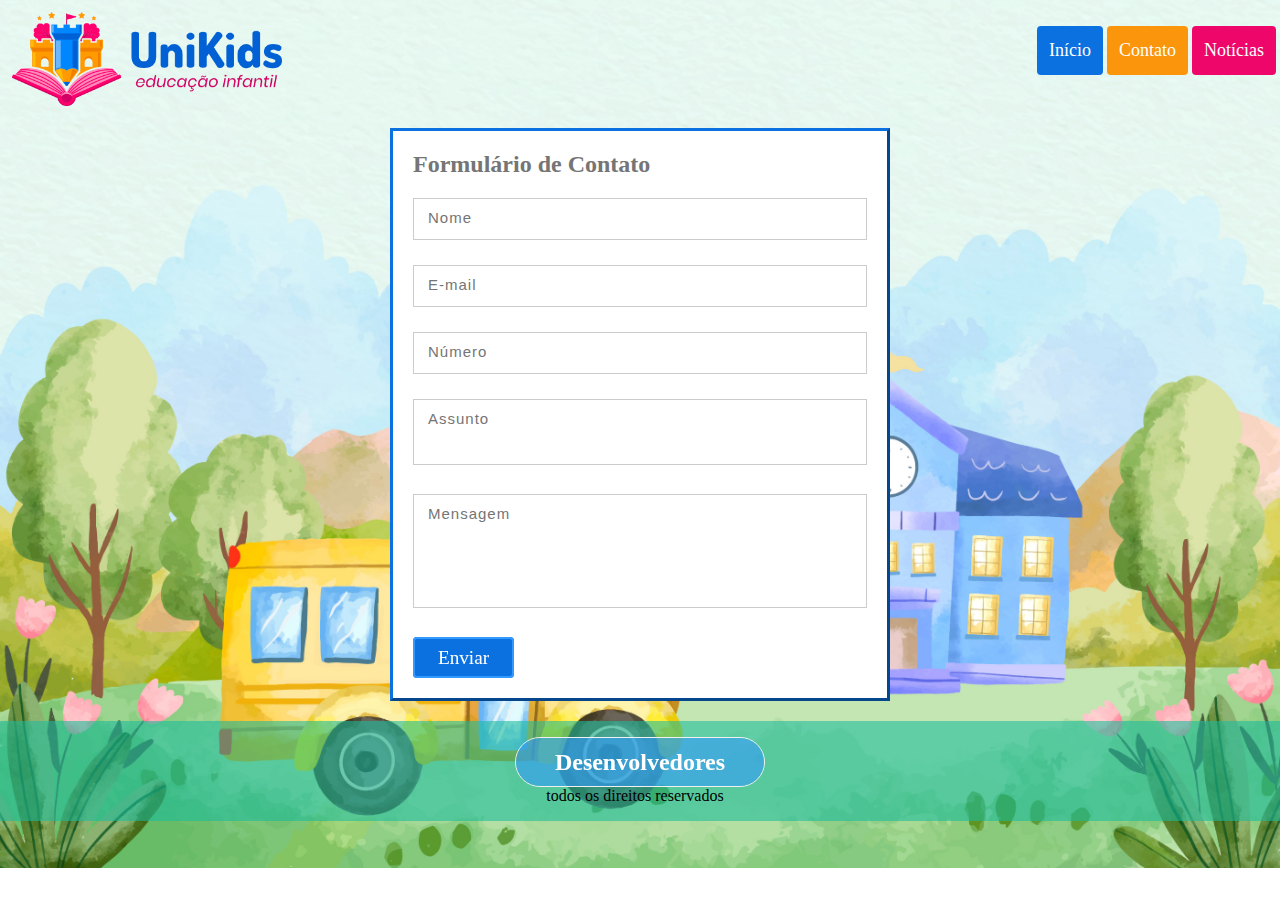
<file: form.html>
<!DOCTYPE html>
<html lang="pt-br">
<head>
    <meta charset="UTF-8">
    <meta name="viewport" content="width=device-width, initial-scale=1.0">
    <title>Contato</title>
    <link rel="stylesheet" href="./style.css">
</head>
<body>
    <!--nav-->
    <div class="header">
        <a href="#default" class="logo"><img src="../teste/img/UniKids 02.png" alt="LN" class="logoNav"></a>
        <div class="header-right">
          <a class="active" href="index.html">Início</a>
          <a class= "contact" href="form.html">Contato</a>
          <a class= "about" href="news.html">Notícias</a>
        </div>
    <!--form-->
    <form class="formulario" method="post" action="enviaDados.php">
        
        <h2 class="titulo">Formulário de Contato</h2>

        <label class="label">
            
            <input type="text" class="input-bordas" placeholder="Nome" required="">
            <span class="focus-border"> <i></i> </span>
        
        </label>

        <label class="label">
            
            <input type="email" class="input-bordas" placeholder="E-mail" required="">
            <span class="focus-border"> <i></i> </span>
        
        </label>

      <label class="label">
            
            <input type="number" class="input-bordas" placeholder="Número" required="">
            <span class="focus-border"> <i></i> </span>
        
        </label>

        <label class="label">
            
            <textarea style="resize: none" type="text" class="input-bordas" placeholder="Assunto" required=""></textarea>
            <span class="focus-border"> <i></i> </span>
        
        </label>

        <label class="label">
            
            <textarea type="text" class="input-bordas textarea" rows="4" placeholder="Mensagem" required=""></textarea>
            <span class="focus-border"> <i></i> </span>
        
        </label>

        <button class="button-form borda-inversa"> Enviar</button>
    </form>
    <footer>
        <div class="Conteiner-footer">
          <p class="Footer-text">todos os direitos reservados</p>
    
          <div class="dev-card">
            <div class="dev-card-inner">
              <div class="dev-card-front">
                <h2>Desenvolvedores</h2 >
              </div>
              <div class="dev-card-back">
                
                <p style="margin: 3px 13px;">Kauã Henrique </p>
                <p style="margin: 3px 13px;">Luiz Felipe </p>
              </div>
            </div>
          </div>
          </div>
      </footer>
</body>
</html>
</file>
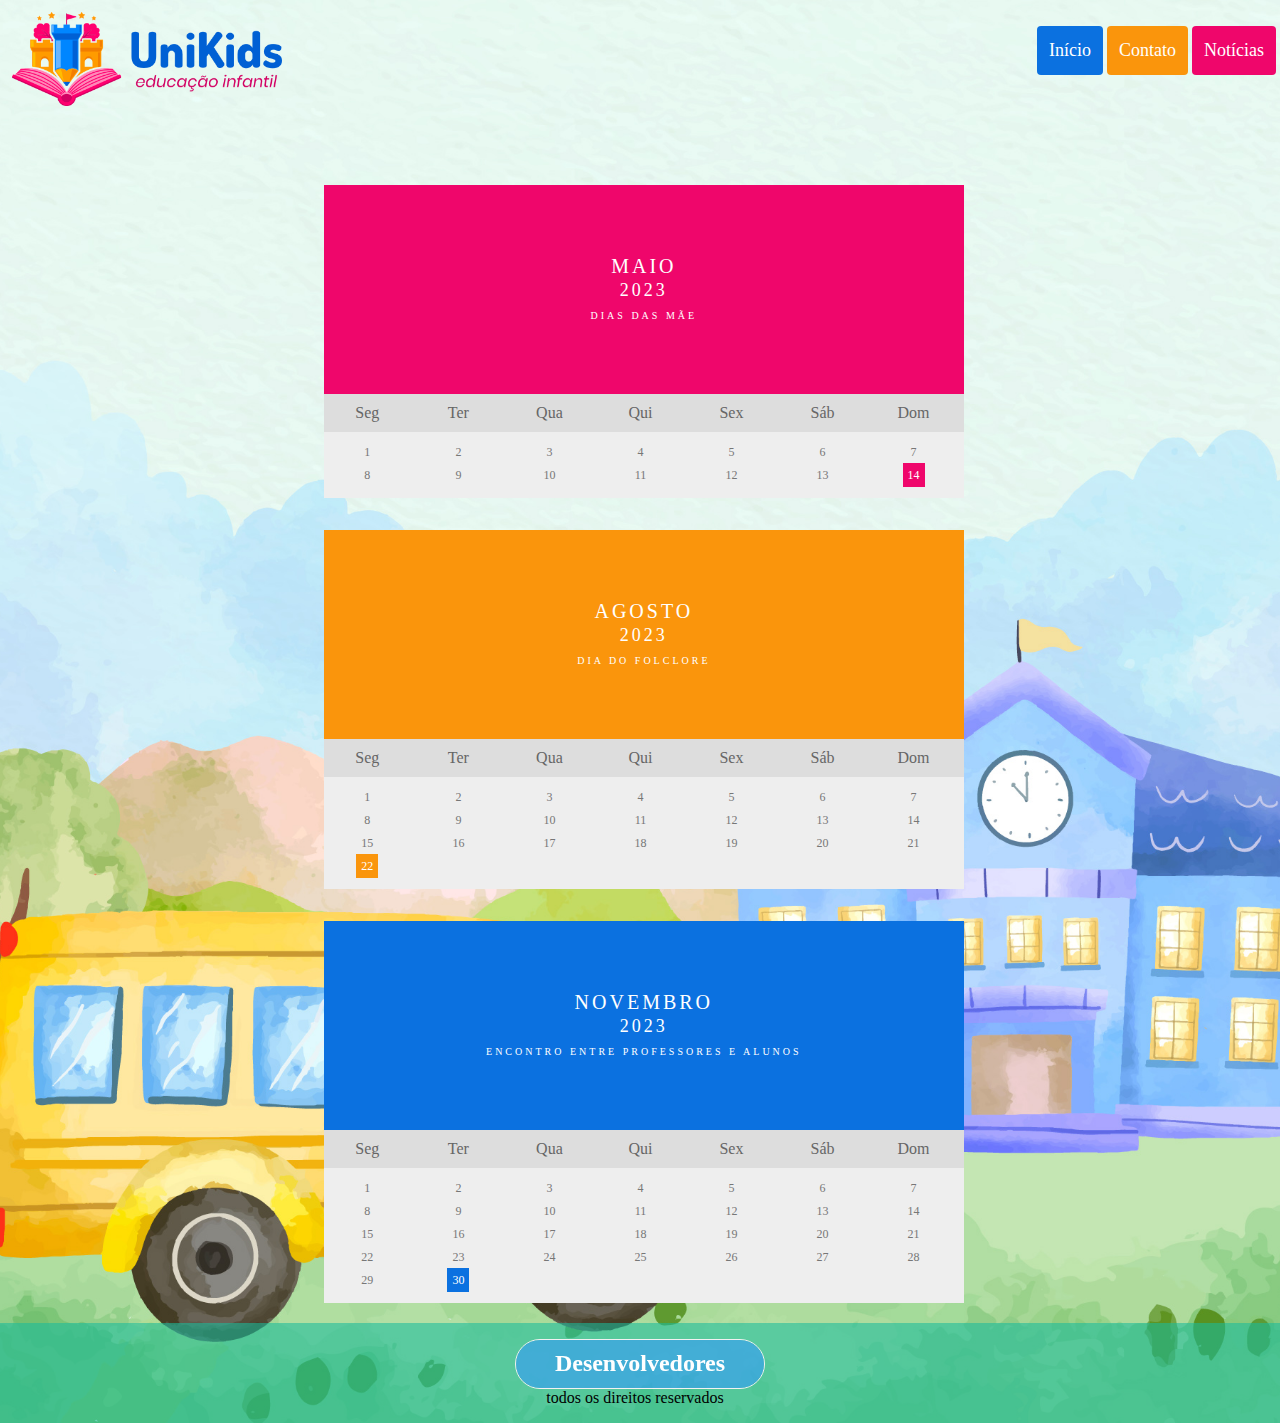
<file: news.html>
<!DOCTYPE html>
<html lang="pt-br">
<head>
    <meta charset="UTF-8">
    <meta name="viewport" content="width=device-width, initial-scale=1.0">
    <title>notícias</title>
    <link rel="stylesheet" href="./style.css">
</head>
<body>
    <div class="header">
        <a href="#default" class="logo"><img src="../teste/img/UniKids 02.png" alt="LN" class="logoNav"></a>
        <div class="header-right">
          <a class="active" href="index.html">Início</a>
          <a class="contact" href="form.html">Contato</a>
          <a class="about" href="news.html">Notícias</a>
        </div>
        </div>
        <!--dia das mães-->
        <div class="calendario">
        <div class="month">
            <ul>
              <li>Maio<br><span style="font-size:18px">2023</span>
                   <br><span style="font-size: 10px;">Dias das mãe</span>
            </li>
            </ul>
          </div>
          
          <ul class="weekdays">
            <li>Seg</li>
            <li>Ter</li>
            <li>Qua</li>
            <li>Qui</li>
            <li>Sex</li>
            <li>Sáb</li>
            <li>Dom</li>
          </ul>
          
          <ul class="days">
            <li>1</li>
            <li>2</li>
            <li>3</li>
            <li>4</li>
            <li>5</li>
            <li>6</li>
            <li>7</li>
            <li>8</li>
            <li>9</li>
            <li>10</li>
            <li>11</li>
            <li>12</li>
            <li>13</li>
            <li><span style="background-color:#ef066b;" class="active">14</span></li>
          </ul>
          <!--Folclore-->
          <div class="month2">
            <ul>
              <li>Agosto<br><span style="font-size:18px">2023</span>
                   <br><span style="font-size: 10px;">Dia do Folclore</span>
            </li>
            </ul>
          </div>
          
          <ul class="weekdays">
            <li>Seg</li>
            <li>Ter</li>
            <li>Qua</li>
            <li>Qui</li>
            <li>Sex</li>
            <li>Sáb</li>
            <li>Dom</li>
          </ul>
          
          <ul class="days">
            <li>1</li>
            <li>2</li>
            <li>3</li>
            <li>4</li>
            <li>5</li>
            <li>6</li>
            <li>7</li>
            <li>8</li>
            <li>9</li>
            <li>10</li>
            <li>11</li>
            <li>12</li>
            <li>13</li>
            <li>14</li>
            <li>15</li>
            <li>16</li>
            <li>17</li>
            <li>18</li>
            <li>19</li>
            <li>20</li>
            <li>21</li>
            <li><span style="background-color: #fa950c;" class="active">22</span></li>
          </ul>
    <!--Reunião dos professores-->
    <div class="month3">
        <ul>
          <li>Novembro<br><span style="font-size:18px">2023</span>
               <br><span style="font-size: 10px;">Encontro entre Professores e Alunos</span>
        </li>
        </ul>
      </div>
      
      <ul class="weekdays">
        <li>Seg</li>
        <li>Ter</li>
        <li>Qua</li>
        <li>Qui</li>
        <li>Sex</li>
        <li>Sáb</li>
        <li>Dom</li>
      </ul>
      
      <ul class="days">
        <li>1</li>
        <li>2</li>
        <li>3</li>
        <li>4</li>
        <li>5</li>
        <li>6</li>
        <li>7</li>
        <li>8</li>
        <li>9</li>
        <li>10</li>
        <li>11</li>
        <li>12</li>
        <li>13</li>
        <li>14</li>
        <li>15</li>
        <li>16</li>
        <li>17</li>
        <li>18</li>
        <li>19</li>
        <li>20</li>
        <li>21</li>
        <li>22</li>
        <li>23</li>
        <li>24</li>
        <li>25</li>
        <li>26</li>
        <li>27</li>
        <li>28</li>
        <li>29</li>
        <li><span style="background-color: #0b71e0" class="active">30</span></li>
      </ul>
    </div>
      <footer>
        <div class="Conteiner-footer">
          <p class="Footer-text">todos os direitos reservados</p>
    
          <div class="dev-card">
            <div class="dev-card-inner">
              <div class="dev-card-front">
                <h2>Desenvolvedores</h2 >
              </div>
              <div class="dev-card-back">
                
                <p style="margin: 3px 13px;">Kauã Henrique </p>
                <p style="margin: 3px 13px;">Luiz Felipe </p>
              </div>
            </div>
          </div>
          </div>
      </footer>
    
</body>
</html>
</file>
<file: style.css>
/* Designe.System
Cores -
azul: #0b71e0
rosa: #ef066b
dourado: #fa950c
rosa claro: #fc8cbc

Fonte -
font-family: "IntervogueSoftAlt-Black";
*/
@import url(https://db.onlinewebfonts.com/c/002ad199eeabb0d4fdcc89bac557069e?family=IntervogueSoftAlt-Black);
/* Style the header with a grey background and some padding */
*{
  margin: 0;
  padding: 0;
  box-sizing: border-box;
}
body, html{
    background: url(./9196990.jpg) no-repeat center center;
    background-size: cover;  
    font-family: "IntervogueSoftAlt-Black";

}
.header {
    overflow: hidden;
    background-color:#8bc2bd00;/*#f1f1f1;*/
    font-family: "IntervogueSoftAlt-Black";
    width: 100%;
    border-width: 0px;
    margin: 0px;
  }
  
  /* Style the header links */
  .header a {
    float: left;
    color: black;
    text-align: center;
    padding: 12px;
    text-decoration: none;
    font-size: 18px;
    line-height: 25px;
    border-radius: 4px;
    margin-right: 4px;
  }
  
  /* Style the logo link (notice that we set the same value of line-height and font-size to prevent the header to increase when the font gets bigger */
  .header a.logo {
    font-size: 25px;
    font-weight: bold;
  }
  
  /* Change the background color on mouse-over */
  /* .header a:hover {
    background-color: #ddd;
    color: black; */
    /*
  }
    */
  /* Style the active/current link*/
  .header a.active {
    background-color: #0b71e0;
    color: white;
  }
  .header a.contact{
    background-color:#fa950c;
    color: white;
  }
  .header a.about{
    background-color: #ef066b;
    color: white;
  }
  
  /* Float the link section to the right */
  .header-right {
    float: right;
    margin-top: 2%;
  }
  
  /* Add media queries for responsiveness - when the screen is 500px wide or less, stack the links on top of each other */
  @media screen and (max-width: 500px) {
    .header a {
      float: none;
      display: block;
      text-align: left;
    }
    .header-right {
      float: none;
    }
  }
.logoNav{
    width: 30%;
    display: flex;
    position: relative;
}
.carousel {
  width: 60%;
  height: 430px;
  position: relative;
  display: flex;
  margin-top: 55px;
  margin-left: 20%;
  margin-right: 50%;  
  border: outset;
}

.slides {
  width: 100%;
  height: 100%;
  position: absolute;
}

.slide {
  width: 100%;
  height: 100%;
  position: absolute;
  display: none;
}

.slide img {
  width: 100%;
  height: 100%;
  object-fit: cover;
}

.navigation {
  width: 100%;
  height: 50px;
  position: absolute;
  bottom: 0;
  display: flex;
  justify-content: center;
}

.navigation label {
  width: 20px;
  height: 20px;
  background-color: #ccc;
  border-radius: 50%;
  margin: 10px;
  cursor: pointer;
}

#slide1:checked ~ .slides .slide:nth-child(1),
#slide2:checked ~ .slides .slide:nth-child(2),
#slide3:checked ~ .slides .slide:nth-child(3) {
  display: block;
}
.QuemSomos{
  text-align: center;
  display: flex;
  align-items: center;
  justify-content: center;
  margin-top: 25px;
  font-family: "IntervogueSoftAlt-Black";

}
.quem{
  color: #0b71e0;
  padding: 0.5%;
}
.somos{
  color: #ef066b;
}
/*flips com informações*/
.row {
  display: flex;
  margin-top: 3%;
  margin-bottom: 5%;
  font-family: "IntervogueSoftAlt-Black";

}

.column {
  flex: 50%;
  margin-left: 20%;
  margin-right: -25px;
}
.column1 {
  flex: 50%;
  margin-right: 2.5%;
}
.ImgCard{
  display:flex;
  align-items: center;
  justify-content: center;
  margin-top: 30%;
}
/* The flip card container - set the width and height to whatever you want. We have added the border property to demonstrate that the flip itself goes out of the box on hover (remove perspective if you don't want the 3D effect */
.flip-card {
  background-color: transparent;
  width: 300px;
  height: 200px;
  border: 1px solid #f1f1f1;
  perspective: 1000px; /* Remove this if you don't want the 3D effect */
  border-radius: 10px;

}

/* This container is needed to position the front and back side */
.flip-card-inner {
  position: relative;
  width: 100%;
  height: 100%;
  text-align: center;
  transition: transform 0.8s;
  transform-style: preserve-3d;
}

/* Do an horizontal flip when you move the mouse over the flip box container */
.flip-card:hover .flip-card-inner {
  transform: rotateY(180deg);
}

/* Position the front and back side */
.flip-card-front, .flip-card-back {
  position: absolute;
  width: 100%;
  height: 100%;
  -webkit-backface-visibility: hidden; /* Safari */
  backface-visibility: hidden;
}

/* Style the front side (fallback if image is missing) */
.flip-card-front {
  background-color: #0b71e0;
  color: white;
  width: 300px;
  height: 215px;
}

/* Style the back side */
.flip-card-back {
  background-color: dodgerblue;
  color: white;
  transform: rotateY(180deg);
}
/*formulario*/
.formulario  .titulo { 

  color: #757575;
  font-size: 1.5em;
  margin-bottom: 10px;
  padding-bottom: 10px;

}

.formulario {
   
  max-width: 500px;
  margin: auto;
  background: white;
  overflow: hidden;
  padding: 20px;
  margin-top: 10%;
  border: outset;
  border-color:#0b71e0;

}

:focus{outline: none;}

.label { 

  float: left; 
  width: 100%; 
  margin-bottom: 25px; 
  position: relative;

}

.input-bordas{
  
  font: 15px/24px "Lato", Arial, sans-serif; 
  color: #333; 
  width: 100%; 
  box-sizing: border-box; 
  letter-spacing: 1px;
  border: 1px solid #ccc; 
  padding: 7px 14px 9px; 
  transition: 0.4s;

}

.textarea { resize:none!important; }

.input-bordas ~ .focus-border:before,
.input-bordas ~ .focus-border:after{content: ""; position: absolute; top: 0; right: 0; width: 0; height: 2px; background-color: #3399FF; transition: 0.2s; transition-delay: 0.2s;}
.input-bordas ~ .focus-border:after{top: auto; bottom: 0; right: auto; left: 0; transition-delay: 0.6s;}
.input-bordas ~ .focus-border i:before,
.input-bordas ~ .focus-border i:after{content: ""; position: absolute; top: 0; left: 0; width: 2px; height: 0; background-color: #3399FF; transition: 0.2s;}
.input-bordas ~ .focus-border i:after{left: auto; right: 0; top: auto; bottom: 0; transition-delay: 0.4s;}
.input-bordas:focus ~ .focus-border:before,
.input-bordas:focus ~ .focus-border:after{width: 100%; transition: 0.2s; transition-delay: 0.6s;}
.input-bordas:focus ~ .focus-border:after{transition-delay: 0.2s;}
.input-bordas:focus ~ .focus-border i:before,
.input-bordas:focus ~ .focus-border i:after{height: 100%; transition: 0.2s;}
.input-bordas:focus ~ .focus-border i:after{transition-delay: 0.4s;}


.button-form { 

  background-color: #0b71e0;
  padding: 0.5em 1.3em;
  color: #fff;
  font-size: 1.2em;
  border: none;
  cursor: pointer;
  font-family: "IntervogueSoftAlt-Black";
  border-radius: 4px;

}

.borda-inversa {

  display: inline-block;
  vertical-align: middle;
  -webkit-transform: translateZ(0);
  transform: translateZ(0);
  box-shadow: 0 0 1px rgba(0, 0, 0, 0);
  -webkit-backface-visibility: hidden;
  backface-visibility: hidden;
  -moz-osx-font-smoothing: grayscale;
  -webkit-transition-duration: 0.5s;
  transition-duration: 0.5s;
  -webkit-transition-property: background;
  transition-property: background;
  box-shadow: inset 0 0 0 2px #39f, 0 0 1px rgba(0, 0, 0, 0);

}

.borda-inversa:hover, .borda-inversa:focus, .borda-inversa:active {
  
  background: none;
  color:#39f; 

}
/*Noticias*/
ul {list-style-type: none;}
/* Month header */
.calendario{

  width: 50%;
  margin-left: 25.30%;
}
.month {
  padding: 70px 25px;
  width: 100%;
  background: #ef066b;
  text-align: center;
  margin-top: 10.5%;
}

/* Month list */
.month ul {
  margin: 0;
  padding: 0;
}

.month ul li {
  color: white;
  font-size: 20px;
  text-transform: uppercase;
  letter-spacing: 3px;
}


/* Weekdays (Mon-Sun) */
.weekdays {
  margin: 0;
  padding: 10px 0;
  background-color:#ddd;
}

.weekdays li {
  display: inline-block;
  width: 13.6%;
  color: #666;
  text-align: center;
}

/* Days (1-31) */
.days {
  padding: 10px 0;
  background: #eee;
  margin: 0;
}

.days li {
  list-style-type: none;
  display: inline-block;
  width: 13.6%;
  text-align: center;
  margin-bottom: 5px;
  font-size:12px;
  color: #777;
}

/* Highlight the "current" day */
.days li .active {
  padding: 5px;
  background: #1abc9c;
  color: white !important
}
/*folclore*/
.month2 {
  padding: 70px 25px;
  width: 100%;
  background: #fa950c;
  text-align: center;
  margin-top: 5%;
}

/* Month list */
.month2 ul {
  margin: 0;
  padding: 0;
}

.month2 ul li {
  color: white;
  font-size: 20px;
  text-transform: uppercase;
  letter-spacing: 3px;
}
/*professores*/
.month3 {
  padding: 70px 25px;
  width: 100%;
  background: #0b71e0;
  text-align: center;
  margin-top: 5%;
}

/* Month list */
.month3 ul {
  margin: 0;
  padding: 0;
}

.month3 ul li {
  color: white;
  font-size: 20px;
  text-transform: uppercase;
  letter-spacing: 3px;
}

/*Fim noticias*/
.Conteiner-footer{
width:100%;margin-top: 20px;
height: 100px;

display: flex;
flex-direction: row;
flex-wrap: wrap;
align-content: center;
flex-direction: column-reverse;
justify-content: center;
align-items: center;
background:#1abc9c94 ;
font-family: "IntervogueSoftAlt-Black";
}
.Conteiner-footer p{
margin-right: 10px;
}

.dev-card {
  background-color: transparent;
  width: 250px;
  height: 50px;
  border: 1px solid #f1f1f1;
  perspective: 1000px; /* Remove this if you don't want the 3D effect */
  border-radius: 30px;
}

/* This container is needed to position the front and back side */
.dev-card-inner {
  position: relative;
  width: 100%;
  height: 100%;
  border-radius: 30px;
  text-align: center;
  transition: transform 0.8s;
  transform-style: preserve-3d;
}

/* Do an horizontal flip when you move the mouse over the flip box container */
.dev-card:hover .dev-card-inner {
  border-radius: 30px;
  transform: rotateY(180deg);
}

/* Position the front and back side */
.dev-card-front, .dev-card-back {
  position: absolute;
  width: 100%;
  height: 100%;
  border-radius: 30px;
  -webkit-backface-visibility: hidden; /* Safari */
  display: flex;
  backface-visibility: hidden;
  text-align: center;
  justify-content: center;
align-content: center;
}

/* Style the front side (fallback if image is missing) */
.dev-card-front {
  background:rgba(51, 153, 255, 0.575) ;
  color: white;
  display: flex;
  flex-wrap: wrap;
  text-align: center;

}

/* Style the back side */
.dev-card-back {
  background-color: #ef066b;
  color: white;
  display: flex;
  flex-wrap: wrap;
  text-align: center;
  transform: rotateY(180deg);
}
</file>
